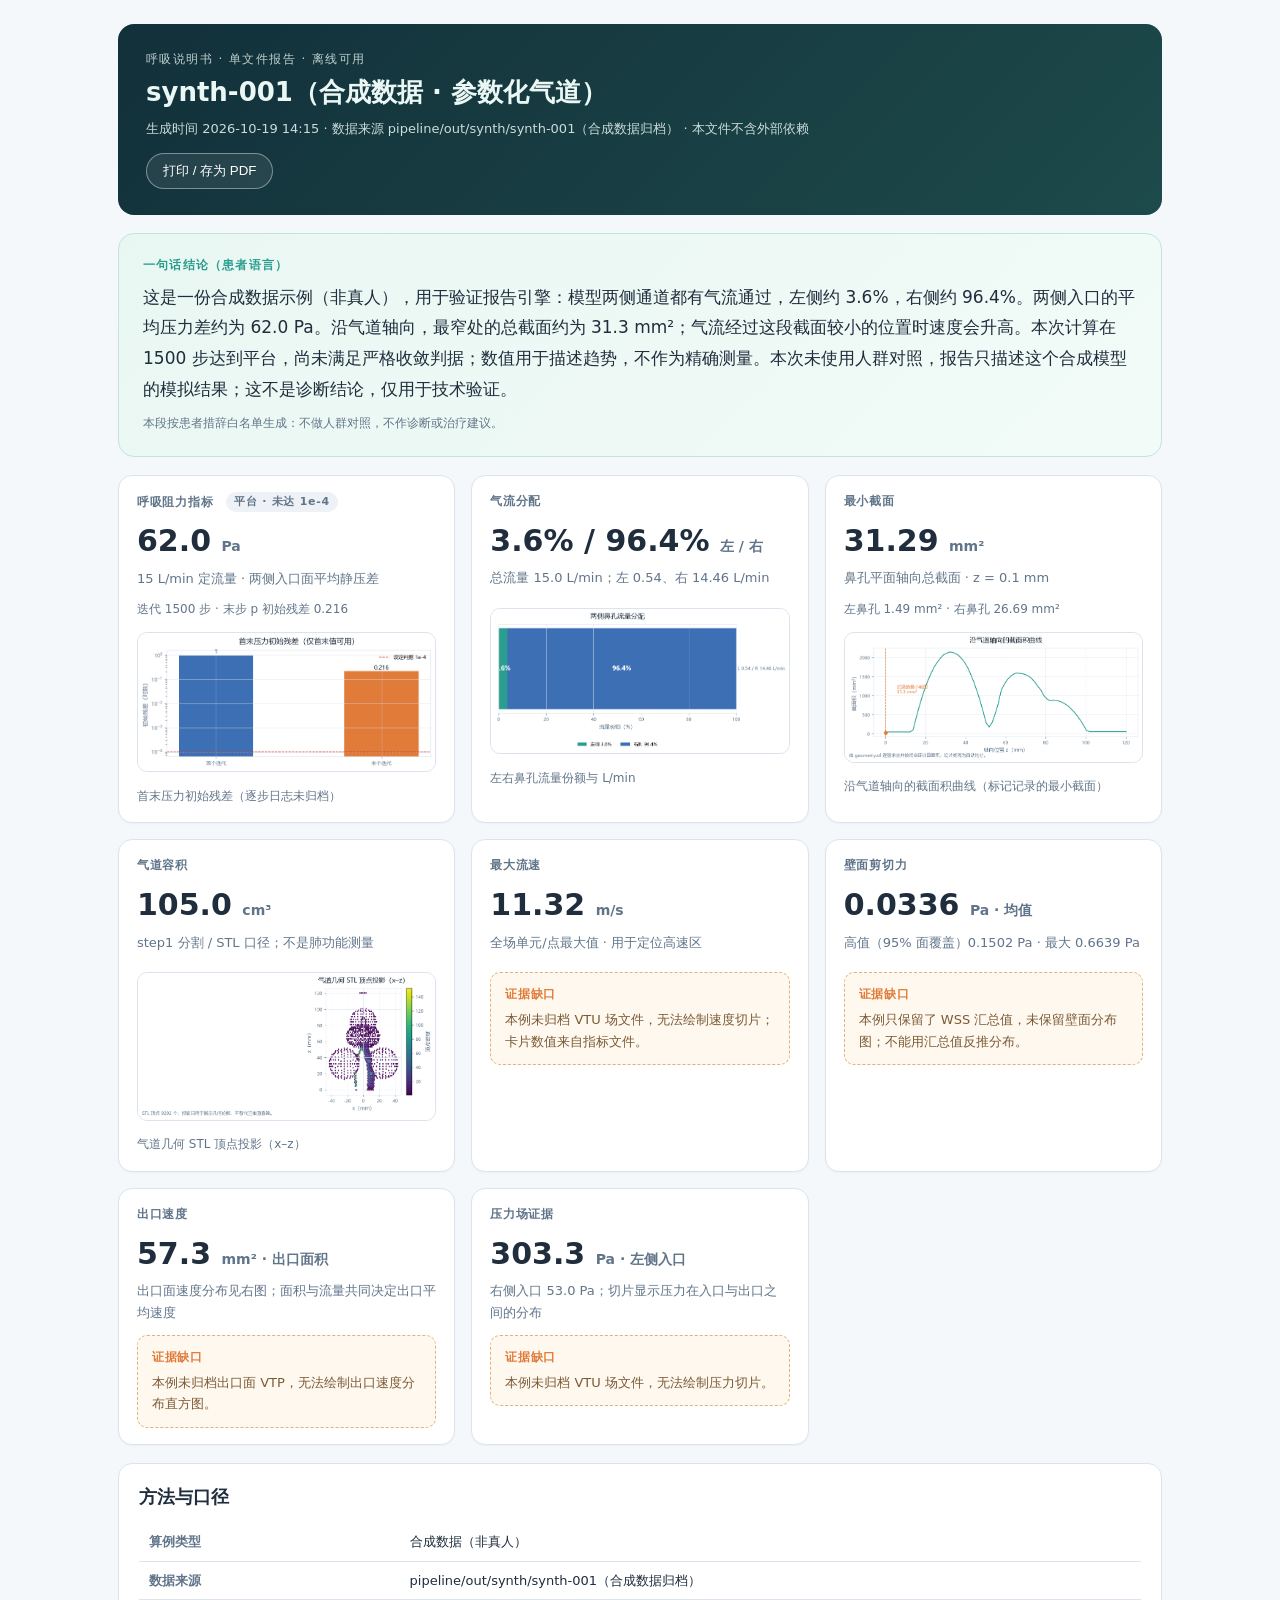
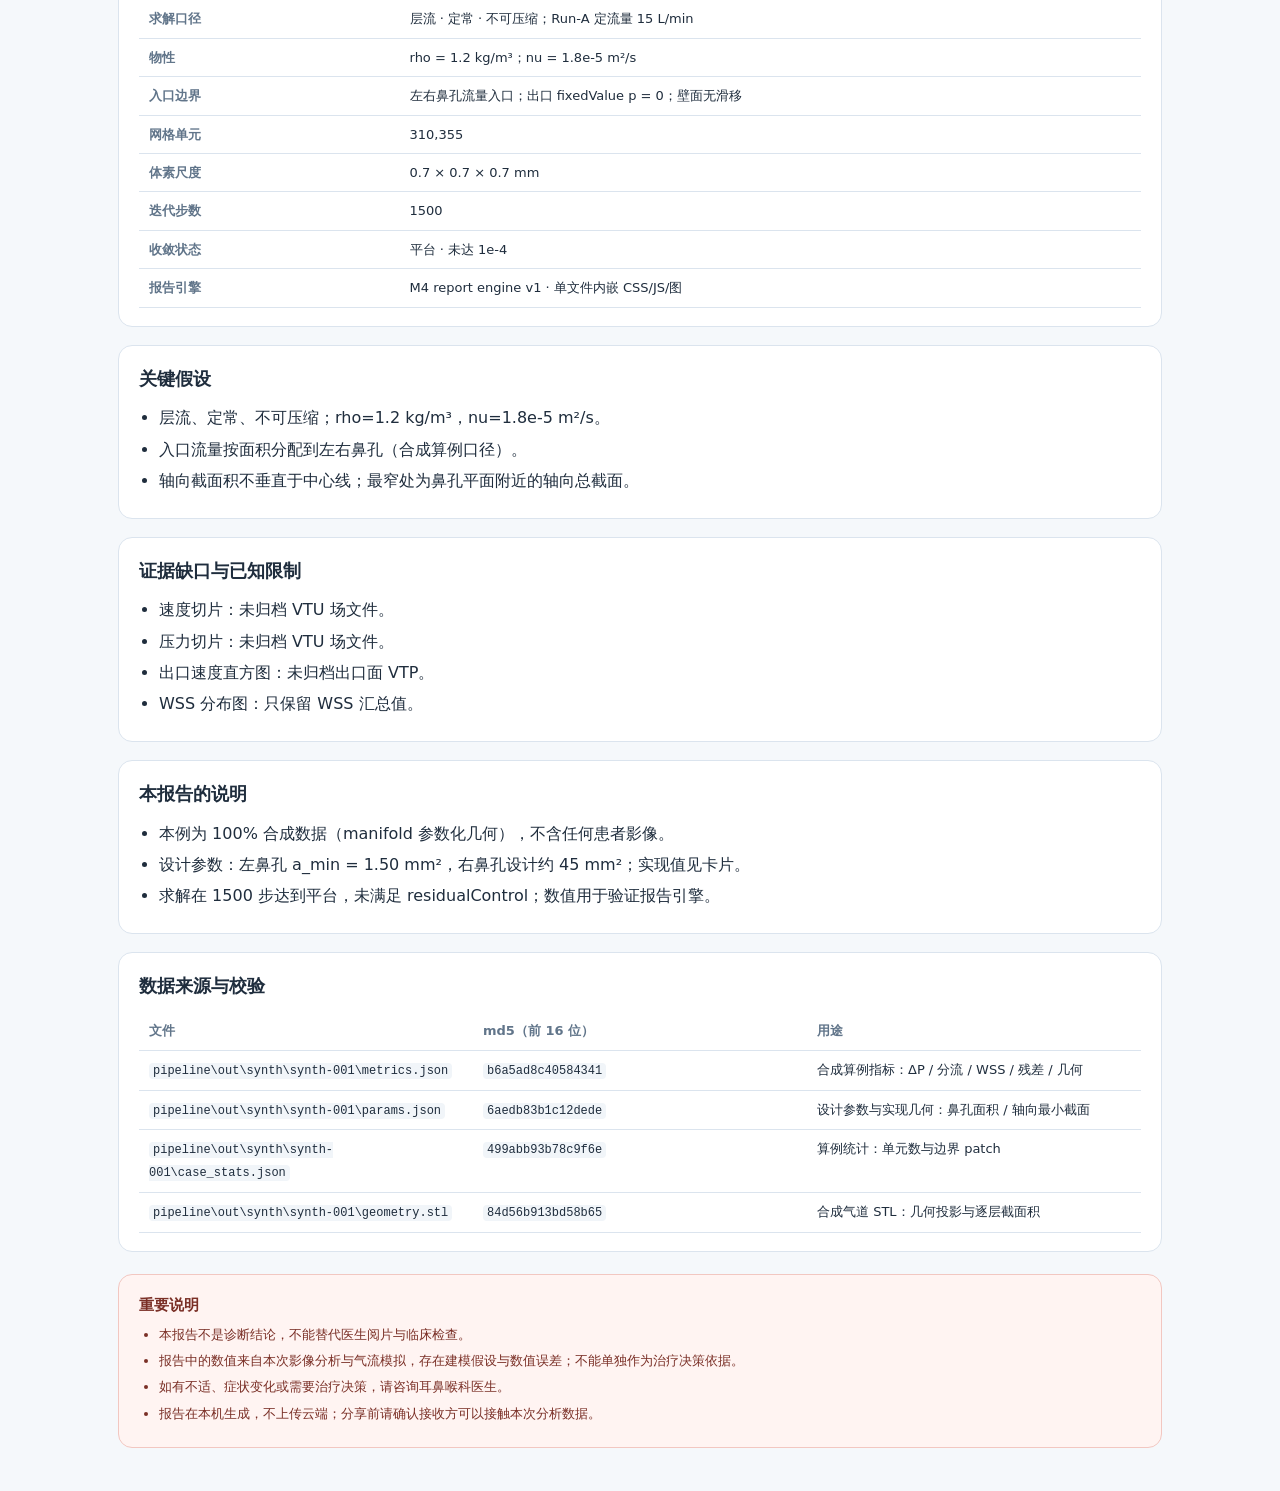
<file: code/pipeline/report/examples/report-synth-001.html>
<!doctype html>
<html lang="zh-CN">
<head>
<meta charset="utf-8">
<meta name="viewport" content="width=device-width, initial-scale=1">
<title>synth-001（合成数据 · 参数化气道） · 呼吸说明书</title>
<style>
:root{color-scheme:light;--ink:#1f2d3d;--muted:#61758a;--line:#dbe4ee;--bg:#f5f8fb;--card:#ffffff;--mint:#2a9d8f;--orange:#e07b39;--blue:#3d6fb4;--red:#c0392b}
*{box-sizing:border-box}body{margin:0;background:var(--bg);color:var(--ink);font-family:system-ui,-apple-system,"Segoe UI","PingFang SC","Microsoft YaHei",sans-serif;line-height:1.65}
.wrap{max-width:1080px;margin:0 auto;padding:24px 18px 48px}
header.top{background:linear-gradient(135deg,#12303a,#1d4a4a);color:#eaf7f4;border-radius:16px;padding:26px 28px;margin-bottom:18px}
header.top .kicker{font-size:12px;letter-spacing:.12em;text-transform:uppercase;opacity:.8}
header.top h1{margin:6px 0 8px;font-size:26px;line-height:1.3}
header.top .meta{font-size:13px;opacity:.86;word-break:break-all}
header.top button{margin-top:14px;border:1px solid #ffffff66;background:#ffffff14;color:#fff;border-radius:999px;padding:8px 16px;font:600 13px inherit;cursor:pointer}
.patient-card{background:linear-gradient(135deg,#e9f7f2,#f2fbf8);border:1px solid #bfe6da;border-radius:16px;padding:22px 24px;margin-bottom:18px}
.patient-card .label{font-size:12px;letter-spacing:.1em;color:var(--mint);font-weight:700;margin-bottom:6px}
.patient-card p{margin:0;font-size:17px;line-height:1.8}
.patient-card .foot{margin-top:10px;font-size:12px;color:var(--muted)}
.grid{display:grid;grid-template-columns:repeat(auto-fit,minmax(330px,1fr));gap:16px}
.metric-card{background:var(--card);border:1px solid var(--line);border-radius:14px;padding:16px 18px;box-shadow:0 1px 2px #1f2d3d0a}
.metric-card .kicker{font-size:12px;color:var(--muted);letter-spacing:.06em;font-weight:700}
.metric-card .value{font-size:30px;font-weight:800;margin:4px 0 2px;color:var(--ink)}
.metric-card .unit{font-size:14px;font-weight:600;color:var(--muted)}
.metric-card .sub{font-size:13px;color:var(--muted);min-height:2.2em}
.metric-card .mini{font-size:12px;color:var(--muted);margin-top:4px}
.badge{display:inline-block;margin-left:8px;padding:1px 8px;border-radius:999px;background:#eef2f6;color:var(--muted);font-size:11px;font-weight:600;vertical-align:middle}
figure.evidence{margin:12px 0 0}
figure.evidence img{width:100%;height:auto;border:1px solid var(--line);border-radius:10px;background:#fff}
figure.evidence figcaption{font-size:12px;color:var(--muted);margin-top:6px}
.gap{margin-top:12px;border:1px dashed #e3b27a;background:#fff8ef;border-radius:10px;padding:12px 14px}
.gap-title{font-size:12px;font-weight:800;color:var(--orange);letter-spacing:.06em}
.gap p{margin:4px 0 0;font-size:13px;color:#7a5a35}
section.block{background:var(--card);border:1px solid var(--line);border-radius:14px;padding:18px 20px;margin-top:18px}
section.block h2{margin:0 0 12px;font-size:18px}
table{width:100%;border-collapse:collapse;font-size:13px}
th,td{text-align:left;vertical-align:top;padding:8px 10px;border-bottom:1px solid var(--line);word-break:break-word}
th{width:26%;color:var(--muted);font-weight:700}
code{font-family:ui-monospace,SFMono-Regular,Consolas,monospace;font-size:12px;background:#f1f5f9;padding:1px 4px;border-radius:4px}
ul{margin:6px 0 0 20px;padding:0}
li{margin:5px 0}
footer.disclaimer{margin-top:22px;border-radius:14px;padding:18px 20px;background:#fff4f2;border:1px solid #f2c7c1;color:#7a2f26;font-size:13px}
footer.disclaimer strong{display:block;font-size:15px;margin-bottom:6px}
@media print{body{background:#fff}.wrap{max-width:none;padding:0}header.top{background:#fff;color:#000;border:1px solid #ccc}.metric-card,section.block,footer.disclaimer{break-inside:avoid;box-shadow:none}header.top button{display:none}}
</style>
</head>
<body>
<div class="wrap">
<header class="top">
  <div class="kicker">呼吸说明书 · 单文件报告 · 离线可用</div>
  <h1>synth-001（合成数据 · 参数化气道）</h1>
  <div class="meta">生成时间 2026-10-19 14:15 · 数据来源 pipeline/out/synth/synth-001（合成数据归档） · 本文件不含外部依赖</div>
  <button onclick="window.print()">打印 / 存为 PDF</button>
</header>

<section class="patient-card">
  <div class="label">一句话结论（患者语言）</div>
  <p>这是一份合成数据示例（非真人），用于验证报告引擎：模型两侧通道都有气流通过，左侧约 3.6%，右侧约 96.4%。两侧入口的平均压力差约为 62.0 Pa。沿气道轴向，最窄处的总截面约为 31.3 mm²；气流经过这段截面较小的位置时速度会升高。本次计算在 1500 步达到平台，尚未满足严格收敛判据；数值用于描述趋势，不作为精确测量。本次未使用人群对照，报告只描述这个合成模型的模拟结果；这不是诊断结论，仅用于技术验证。</p>
  <div class="foot">本段按患者措辞白名单生成：不做人群对照，不作诊断或治疗建议。</div>
</section>

<section class="grid">
<article class="metric-card"><div class="kicker">呼吸阻力指标 <span class="badge">平台 · 未达 1e-4</span></div><div class="value">62.0 <span class="unit">Pa</span></div><div class="sub">15 L/min 定流量 · 两侧入口面平均静压差</div><div class="mini">迭代 1500 步 · 末步 p 初始残差 0.216</div><figure class="evidence"><img src="[data-uri]" alt="收敛曲线"><figcaption>首末压力初始残差（逐步日志未归档）</figcaption></figure></article><article class="metric-card"><div class="kicker">气流分配 </div><div class="value">3.6% / 96.4% <span class="unit">左 / 右</span></div><div class="sub">总流量 15.0 L/min；左 0.54、右 14.46 L/min</div><figure class="evidence"><img src="[data-uri]" alt="两侧流量分配"><figcaption>左右鼻孔流量份额与 L/min</figcaption></figure></article><article class="metric-card"><div class="kicker">最小截面 </div><div class="value">31.29 <span class="unit">mm²</span></div><div class="sub">鼻孔平面轴向总截面 · z = 0.1 mm</div><div class="mini">左鼻孔 1.49 mm² · 右鼻孔 26.69 mm²</div><figure class="evidence"><img src="[data-uri]" alt="截面积曲线"><figcaption>沿气道轴向的截面积曲线（标记记录的最小截面）</figcaption></figure></article><article class="metric-card"><div class="kicker">气道容积 </div><div class="value">105.0 <span class="unit">cm³</span></div><div class="sub">step1 分割 / STL 口径；不是肺功能测量</div><figure class="evidence"><img src="[data-uri]" alt="几何投影"><figcaption>气道几何 STL 顶点投影（x–z）</figcaption></figure></article><article class="metric-card"><div class="kicker">最大流速 </div><div class="value">11.32 <span class="unit">m/s</span></div><div class="sub">全场单元/点最大值 · 用于定位高速区</div><div class="gap"><div class="gap-title">证据缺口</div><p>本例未归档 VTU 场文件，无法绘制速度切片；卡片数值来自指标文件。</p></div></article><article class="metric-card"><div class="kicker">壁面剪切力 </div><div class="value">0.0336 <span class="unit">Pa · 均值</span></div><div class="sub">高值（95% 面覆盖）0.1502 Pa · 最大 0.6639 Pa</div><div class="gap"><div class="gap-title">证据缺口</div><p>本例只保留了 WSS 汇总值，未保留壁面分布图；不能用汇总值反推分布。</p></div></article><article class="metric-card"><div class="kicker">出口速度 </div><div class="value">57.3 <span class="unit">mm² · 出口面积</span></div><div class="sub">出口面速度分布见右图；面积与流量共同决定出口平均速度</div><div class="gap"><div class="gap-title">证据缺口</div><p>本例未归档出口面 VTP，无法绘制出口速度分布直方图。</p></div></article><article class="metric-card"><div class="kicker">压力场证据 </div><div class="value">303.3 <span class="unit">Pa · 左侧入口</span></div><div class="sub">右侧入口 53.0 Pa；切片显示压力在入口与出口之间的分布</div><div class="gap"><div class="gap-title">证据缺口</div><p>本例未归档 VTU 场文件，无法绘制压力切片。</p></div></article>
</section>

<section class="block">
  <h2>方法与口径</h2>
  <table><tr><th>算例类型</th><td>合成数据（非真人）</td></tr><tr><th>数据来源</th><td>pipeline/out/synth/synth-001（合成数据归档）</td></tr><tr><th>求解口径</th><td>层流 · 定常 · 不可压缩；Run-A 定流量 15 L/min</td></tr><tr><th>物性</th><td>rho = 1.2 kg/m³；nu = 1.8e-5 m²/s</td></tr><tr><th>入口边界</th><td>左右鼻孔流量入口；出口 fixedValue p = 0；壁面无滑移</td></tr><tr><th>网格单元</th><td>310,355</td></tr><tr><th>体素尺度</th><td>0.7 × 0.7 × 0.7 mm</td></tr><tr><th>迭代步数</th><td>1500</td></tr><tr><th>收敛状态</th><td>平台 · 未达 1e-4</td></tr><tr><th>报告引擎</th><td>M4 report engine v1 · 单文件内嵌 CSS/JS/图</td></tr></table>
</section>

<section class="block">
  <h2>关键假设</h2>
  <ul><li>层流、定常、不可压缩；rho=1.2 kg/m³，nu=1.8e-5 m²/s。</li><li>入口流量按面积分配到左右鼻孔（合成算例口径）。</li><li>轴向截面积不垂直于中心线；最窄处为鼻孔平面附近的轴向总截面。</li></ul>
</section>

<section class="block">
  <h2>证据缺口与已知限制</h2>
  <ul><li>速度切片：未归档 VTU 场文件。</li><li>压力切片：未归档 VTU 场文件。</li><li>出口速度直方图：未归档出口面 VTP。</li><li>WSS 分布图：只保留 WSS 汇总值。</li></ul>
</section>

<section class="block">
  <h2>本报告的说明</h2>
  <ul><li>本例为 100% 合成数据（manifold 参数化几何），不含任何患者影像。</li><li>设计参数：左鼻孔 a_min = 1.50 mm²，右鼻孔设计约 45 mm²；实现值见卡片。</li><li>求解在 1500 步达到平台，未满足 residualControl；数值用于验证报告引擎。</li></ul>
</section>

<section class="block">
  <h2>数据来源与校验</h2>
  <table>
    <thead><tr><th>文件</th><th>md5（前 16 位）</th><th>用途</th></tr></thead>
    <tbody><tr><td><code>pipeline\out\synth\synth-001\metrics.json</code></td><td><code>b6a5ad8c40584341</code></td><td>合成算例指标：ΔP / 分流 / WSS / 残差 / 几何</td></tr><tr><td><code>pipeline\out\synth\synth-001\params.json</code></td><td><code>6aedb83b1c12dede</code></td><td>设计参数与实现几何：鼻孔面积 / 轴向最小截面</td></tr><tr><td><code>pipeline\out\synth\synth-001\case_stats.json</code></td><td><code>499abb93b78c9f6e</code></td><td>算例统计：单元数与边界 patch</td></tr><tr><td><code>pipeline\out\synth\synth-001\geometry.stl</code></td><td><code>84d56b913bd58b65</code></td><td>合成气道 STL：几何投影与逐层截面积</td></tr></tbody>
  </table>
</section>

<footer class="disclaimer">
  <strong>重要说明</strong>
  <ul>
    <li>本报告不是诊断结论，不能替代医生阅片与临床检查。</li>
    <li>报告中的数值来自本次影像分析与气流模拟，存在建模假设与数值误差；不能单独作为治疗决策依据。</li>
    <li>如有不适、症状变化或需要治疗决策，请咨询耳鼻喉科医生。</li>
    <li>报告在本机生成，不上传云端；分享前请确认接收方可以接触本次分析数据。</li>
  </ul>
</footer>
</div>
</body>
</html>
</file>
